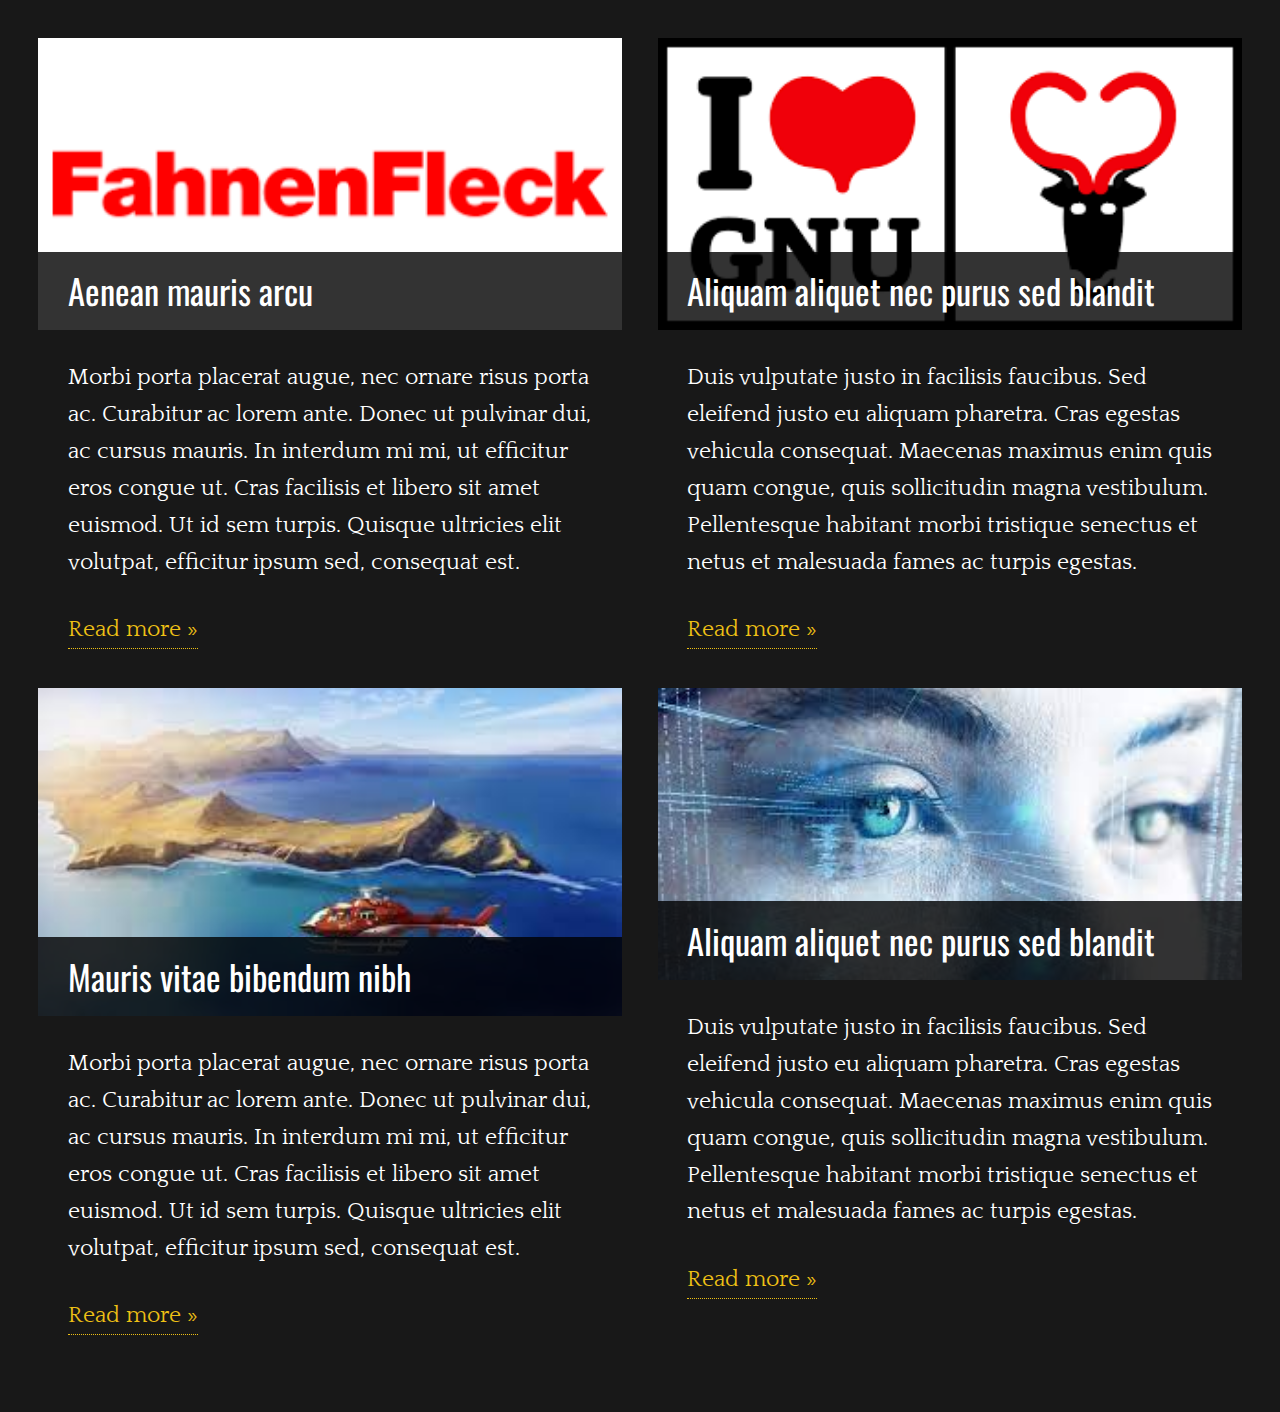
<file: before/index.html>
<!DOCTYPE HTML>
<html lang="hu">
<head>
    <meta charset="utf-8">
    <meta http-equiv="x-ua-compatible" content="ie=edge">
    <meta name="viewport" content="width=device-width">
    <title>Tutorial</title>
    <link href="https://fonts.googleapis.com/css?family=Oswald" rel="stylesheet">
    <link href="https://fonts.googleapis.com/css?family=Quattrocento" rel="stylesheet">
    <link href="style.css" rel="stylesheet">
</head>
<body>
    <div class="wrapper">
        <div class="col">
            <div class="box">
                <div class="image">
                    <img src="1.png" alt="">
                    <div class="title">Aenean mauris arcu</div>
                </div>
                <div class="box-content">
                    <p>Morbi porta placerat augue, nec ornare risus porta ac. Curabitur ac lorem ante. Donec ut pulvinar dui, ac cursus mauris. In interdum mi mi, ut efficitur eros congue ut. Cras facilisis et libero sit amet euismod. Ut id sem turpis. Quisque ultricies elit volutpat, efficitur ipsum sed, consequat est.</p>
                    <a href="">Read more »</a>
                </div>
            </div>
            <div class="box">
                <div class="image">
                    <img src="2.jpg" alt="">
                    <div class="title">Mauris vitae bibendum nibh</div>
                </div>
                <div class="box-content">
                    <p>Morbi porta placerat augue, nec ornare risus porta ac. Curabitur ac lorem ante. Donec ut pulvinar dui, ac cursus mauris. In interdum mi mi, ut efficitur eros congue ut. Cras facilisis et libero sit amet euismod. Ut id sem turpis. Quisque ultricies elit volutpat, efficitur ipsum sed, consequat est.</p>
                    <a href="">Read more »</a>
                </div>
            </div>
        </div>
        <div class="col">
            <div class="box">
                <div class="image">
                    <img src="3.png" alt="">
                    <div class="title">Aliquam aliquet nec purus sed blandit</div>
                </div>
                <div class="box-content">
                    <p>Duis vulputate justo in facilisis faucibus. Sed eleifend justo eu aliquam pharetra. Cras egestas vehicula consequat. Maecenas maximus enim quis quam congue, quis sollicitudin magna vestibulum. Pellentesque habitant morbi tristique senectus et netus et malesuada fames ac turpis egestas.</p>
                    <a href="">Read more »</a>
                </div>
            </div>
            <div class="box">
                <div class="image">
                    <img src="4.jpg" alt="">
                    <div class="title">Aliquam aliquet nec purus sed blandit</div>
                </div>
                <div class="box-content">
                    <p>Duis vulputate justo in facilisis faucibus. Sed eleifend justo eu aliquam pharetra. Cras egestas vehicula consequat. Maecenas maximus enim quis quam congue, quis sollicitudin magna vestibulum. Pellentesque habitant morbi tristique senectus et netus et malesuada fames ac turpis egestas.</p>
                    <a href="">Read more »</a>
                </div>
            </div>
        </div>
    </div>
</body>
</html>
</file>
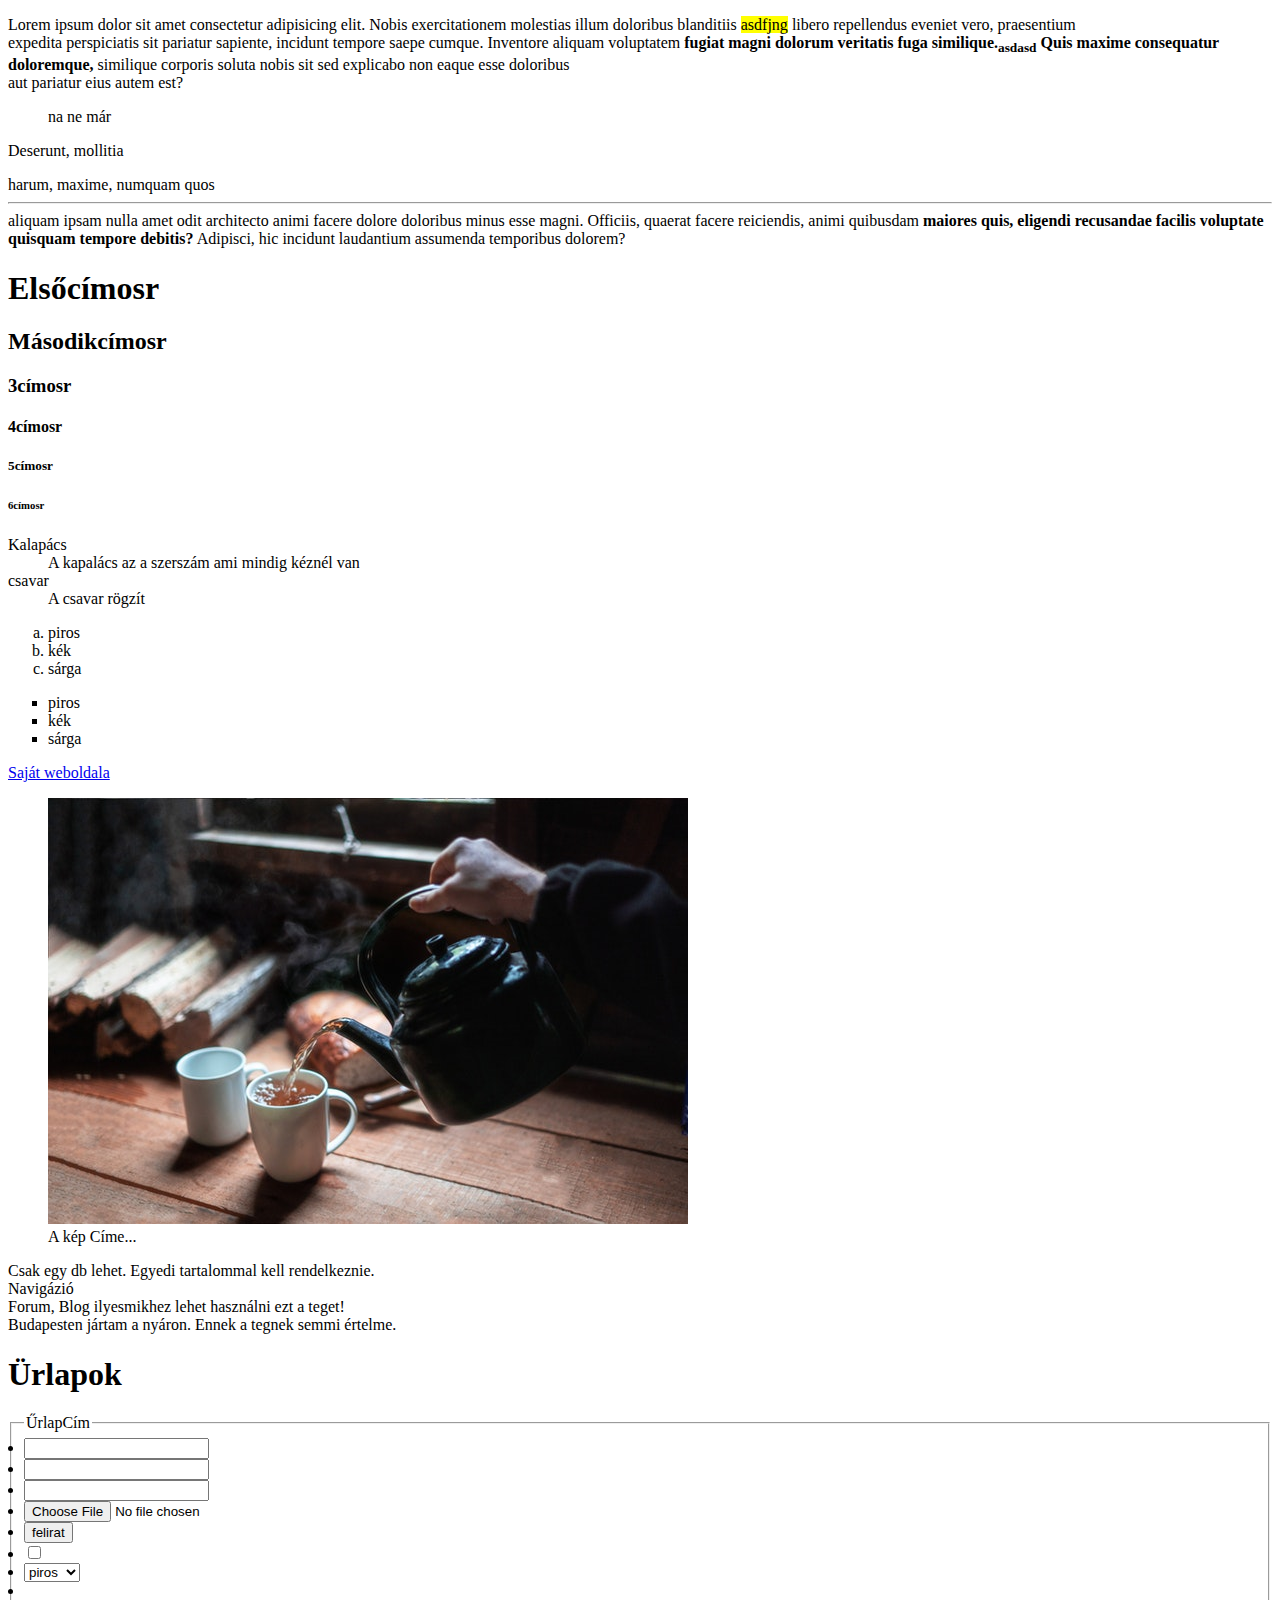
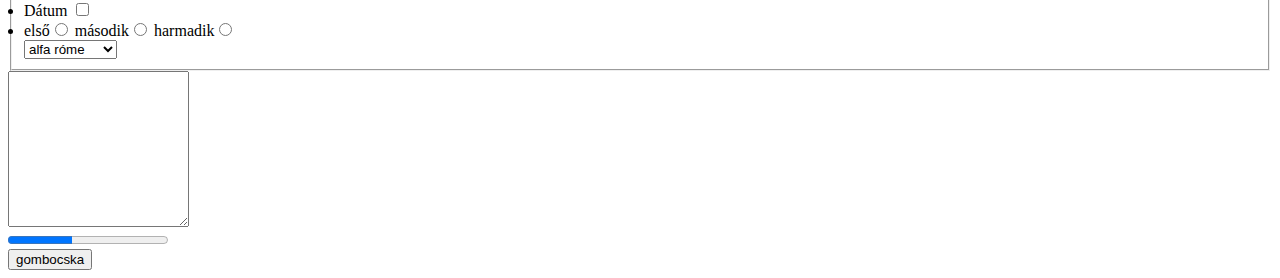
<file: Section 1/index.HTML>
<!DOCTYPE html>
<html lang="en">
<head>
    <meta charset="UTF-8">
    <meta http-equiv="X-UA-Compatible" content="IE=edge">
    <meta name="viewport" content="width=device-width, initial-scale=1.0">
    <title>Első weboldalam</title>
</head>
<body>
    <p>
    Lorem ipsum dolor sit amet consectetur adipisicing elit. Nobis exercitationem molestias illum doloribus blanditiis <mark>asdfjng</mark> libero repellendus eveniet vero, praesentium <br> expedita perspiciatis sit pariatur sapiente, incidunt tempore saepe cumque. Inventore aliquam voluptatem <b>fugiat magni dolorum veritatis fuga similique.<sub>asdasd</sub> Quis maxime consequatur doloremque,</b> similique corporis soluta nobis sit sed explicabo non eaque esse doloribus<br> aut pariatur eius autem est?<blockquote cite="http://google.co.hu">na ne már</blockquote> Deserunt, mollitia</p> harum, maxime, numquam quos 
    <hr>
    aliquam ipsam nulla amet odit architecto animi facere dolore doloribus minus esse magni. Officiis, quaerat facere reiciendis, animi quibusdam <strong> maiores quis, eligendi recusandae facilis voluptate quisquam tempore debitis?</strong> Adipisci, hic incidunt laudantium assumenda temporibus dolorem?
    <h1>Elsőcímosr</h1>
    <h2>Másodikcímosr</h2>
    <h3>3címosr</h3>
    <h4>4címosr</h4>
    <h5>5címosr</h5>
    <h6>6címosr</h6>

    <dl>
        <dt>Kalapács</dt>
        <dd>A kapalács az a szerszám ami mindig kéznél van</dd>
        <dt>csavar</dt>
        <dd>A csavar rögzít</dd>
    </dl>
    
    <ol type="a">
        <li>piros</li>
        <li>kék</li>
        <li>sárga</li>
    </ol>

    <ul type="square">
        <li>piros</li>
        <li>kék</li>
        <li>sárga</li>
    </ul>

    <a href="https://cyrex.hu" target="_black">Saját weboldala</a>
<figure>


    <img src="pics/image.jpg" alt="Teázás">
    <figcaption> A kép Címe...</figcaption>
</figure>


<main>
    Csak egy db lehet.
    Egyedi tartalommal kell rendelkeznie.
</main>

<nav>
    Navigázió
</nav>

<article>
    Forum, Blog ilyesmikhez lehet használni ezt a teget!
</article>

<aside>
    Budapesten jártam a nyáron. Ennek a tegnek semmi értelme.
</aside>

<footer>
    <header>
    </header>
</footer>

<div></div>

<h1>Ürlapok</h1>

<form method="POST" action="">

    <fieldset>
        <legend>ŰrlapCím</legend>
        <li>
        <input type="text">
        </li>
        <li>
        <input type="email">
        </li><li>
        <input type="password"></li>
        <li>
        <input type="file"></li>
        <li>
        <input type="submit" value="felirat">
        </li>

    <li>
        <input type="checkbox">
    </li>
        <li>
        <select name="" id="">
            <option value="">piros</option>
            <option value="">kék</option>
            <option value="">sárga</option>
        </select>
    </li>
    <li>
        <li>
            <label for="date">Dátum</label>
            <input type="checkbox" id="date">
        </li>

        <li>
            első<input type="radio" name="valasz" value="elso">
            második<input type="radio" name="valasz">
            harmadik<input type="radio" name="valasz">
        </li>
        <select name="" id="">
        <optgroup label="Olazs autók">
            <option value="">alfa róme</option>
            <option value="">Fiat</option>
        </optgroup>
     </select>
    </li>
    </fieldset>

    <textarea name="" id="" cols="20" rows="10"></textarea>

    <li>
        <progress value="40" max="100"></progress>
    </li>
    <li>
        <button type="submit">gombocska</button>
    </li>

</form>

</body>

</html>
</file>
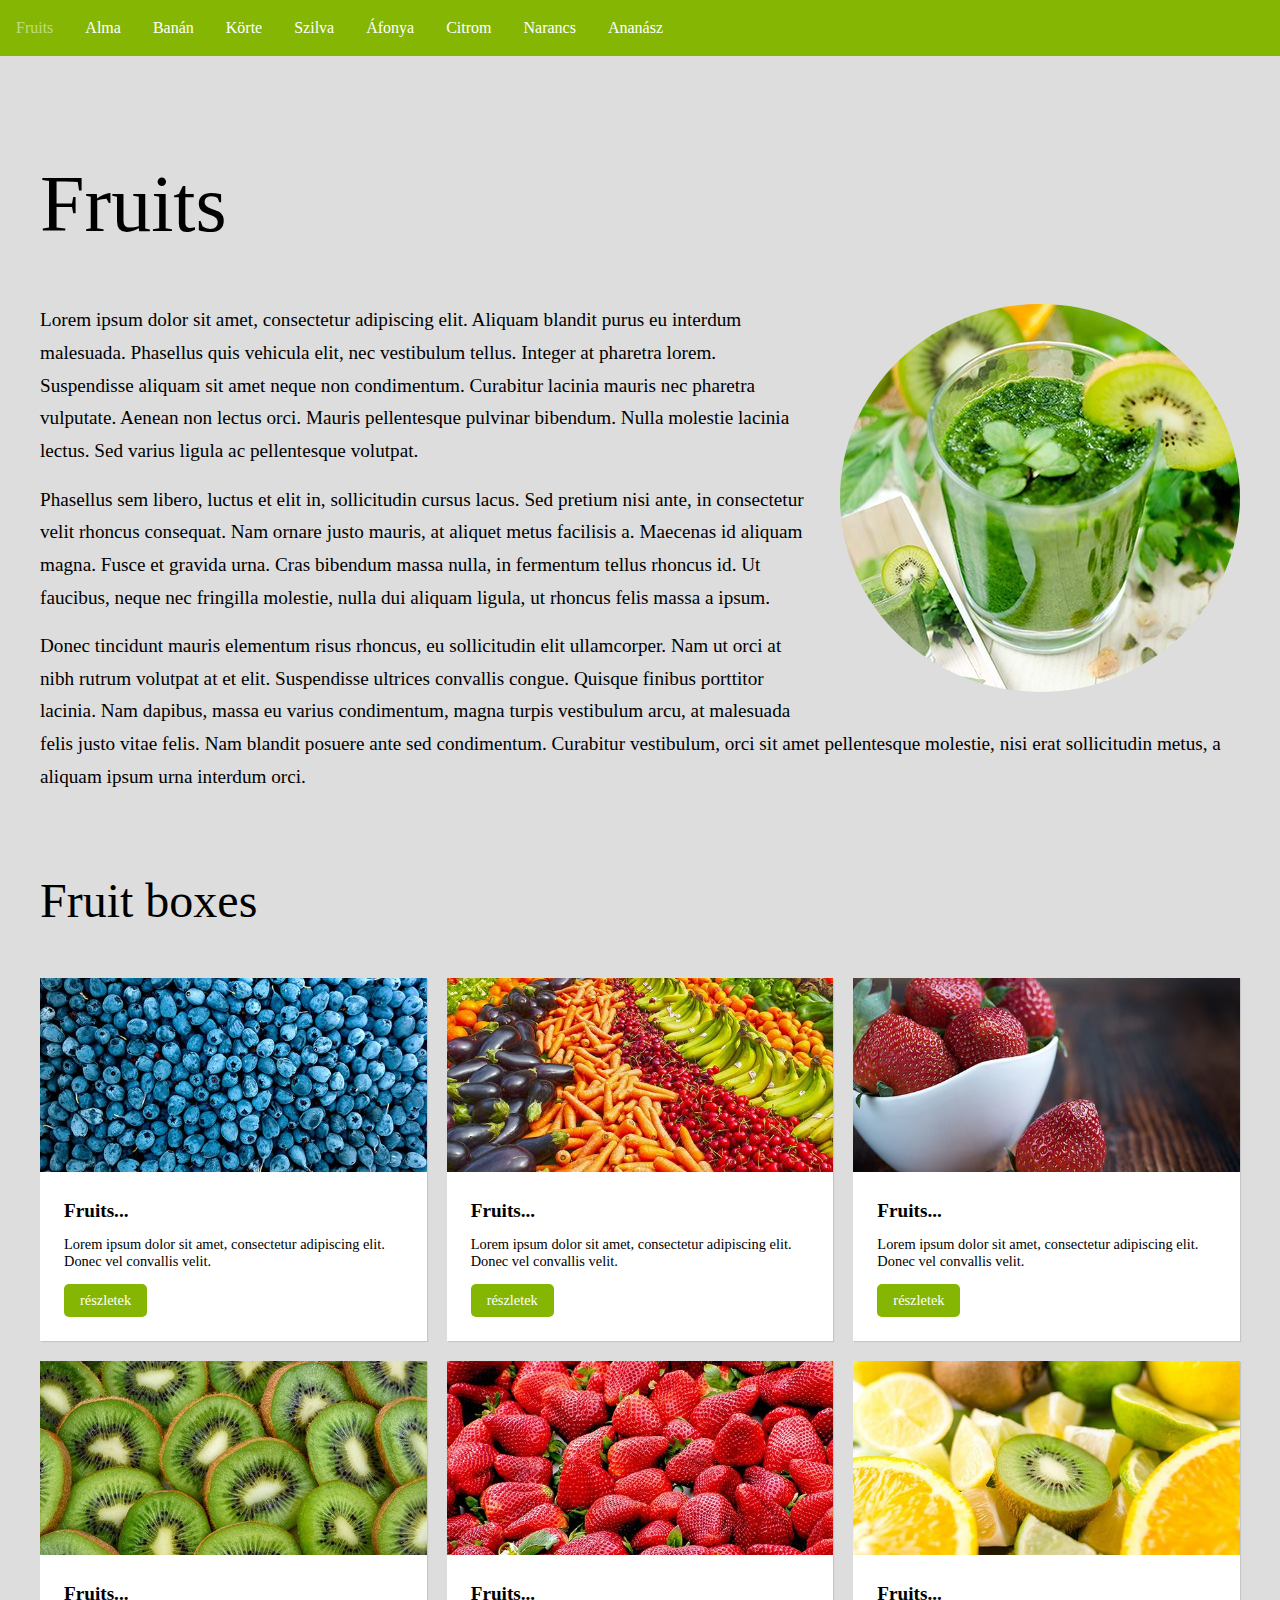
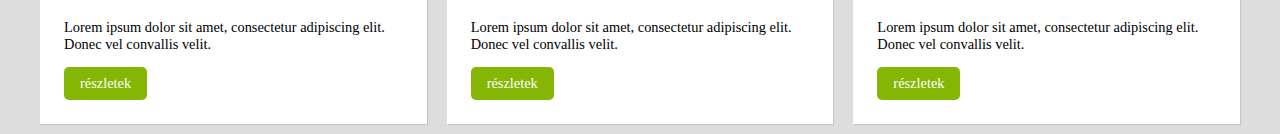
<file: Section 10/index.html>
<!doctype html>
<html lang="en">
<head>
	<title>10. Media query</title>
	<meta charset="UTF-8">
	<meta name="viewport" content="width=device-width, initial-scale=1.0">
	<link rel="stylesheet" type="text/css" href="css/style.css">
	<link rel="icon" type="image/png" href="pics/favicon.png">
</head>
<body>

<nav>
	<label for="mobile-menu" class="mobile-menu-button">
		<span></span>
		<span></span>
		<span></span>
	</label>
	<input type="checkbox" id="mobile-menu">
	<ul class="navigation">
		<li>Fruits</li>
		<li><a href="">Alma</a></li>
		<li><a href="">Banán</a></li>
		<li><a href="">Körte</a></li>
		<li><a href="">Szilva</a></li>
		<li><a href="">Áfonya</a></li>
		<li><a href="">Citrom</a></li>
		<li><a href="">Narancs</a></li>
		<li><a href="">Ananász</a></li>
	</ul>
</nav>


<div class="wrapper">
	
	<div class="intro">
		<h1>Fruits</h1>
		<img src="pics/intro.jpg" alt="">
		<p>Lorem ipsum dolor sit amet, consectetur adipiscing elit. Aliquam blandit purus eu interdum malesuada. Phasellus quis vehicula elit, nec vestibulum tellus. Integer at pharetra lorem. Suspendisse aliquam sit amet neque non condimentum. Curabitur lacinia mauris nec pharetra vulputate. Aenean non lectus orci. Mauris pellentesque pulvinar bibendum. Nulla molestie lacinia lectus. Sed varius ligula ac pellentesque volutpat.</p>
		<p>Phasellus sem libero, luctus et elit in, sollicitudin cursus lacus. Sed pretium nisi ante, in consectetur velit rhoncus consequat. Nam ornare justo mauris, at aliquet metus facilisis a. Maecenas id aliquam magna. Fusce et gravida urna. Cras bibendum massa nulla, in fermentum tellus rhoncus id. Ut faucibus, neque nec fringilla molestie, nulla dui aliquam ligula, ut rhoncus felis massa a ipsum.</p>
		<p>Donec tincidunt mauris elementum risus rhoncus, eu sollicitudin elit ullamcorper. Nam ut orci at nibh rutrum volutpat at et elit. Suspendisse ultrices convallis congue. Quisque finibus porttitor lacinia. Nam dapibus, massa eu varius condimentum, magna turpis vestibulum arcu, at malesuada felis justo vitae felis. Nam blandit posuere ante sed condimentum. Curabitur vestibulum, orci sit amet pellentesque molestie, nisi erat sollicitudin metus, a aliquam ipsum urna interdum orci.</p>
	</div>

	<h2>Fruit boxes</h2>
	<div class="box-wrapper">
		<div class="box">
			<img src="pics/image1.jpg" alt="">
			<div class="box-content">
				<h3>Fruits...</h3>
				<p>Lorem ipsum dolor sit amet, consectetur adipiscing elit. Donec vel convallis velit.</p>
				<a class="btn" href="">részletek</a>
			</div>
		</div>
		<div class="box">
			<img src="pics/image2.jpg" alt="">
			<div class="box-content">
				<h3>Fruits...</h3>
				<p>Lorem ipsum dolor sit amet, consectetur adipiscing elit. Donec vel convallis velit.</p>
				<a class="btn" href="">részletek</a>
			</div>
		</div>
		<div class="box">
			<img src="pics/image3.jpg" alt="">
			<div class="box-content">
				<h3>Fruits...</h3>
				<p>Lorem ipsum dolor sit amet, consectetur adipiscing elit. Donec vel convallis velit.</p>
				<a class="btn" href="">részletek</a>
			</div>
		</div>
		<div class="box">
			<img src="pics/image4.jpg" alt="">
			<div class="box-content">
				<h3>Fruits...</h3>
				<p>Lorem ipsum dolor sit amet, consectetur adipiscing elit. Donec vel convallis velit.</p>
				<a class="btn" href="">részletek</a>
			</div>
		</div>
		<div class="box">
			<img src="pics/image5.jpg" alt="">
			<div class="box-content">
				<h3>Fruits...</h3>
				<p>Lorem ipsum dolor sit amet, consectetur adipiscing elit. Donec vel convallis velit.</p>
				<a class="btn" href="">részletek</a>
			</div>
		</div>
		<div class="box">
			<img src="pics/image6.jpg" alt="">
			<div class="box-content">
				<h3>Fruits...</h3>
				<p>Lorem ipsum dolor sit amet, consectetur adipiscing elit. Donec vel convallis velit.</p>
				<a class="btn" href="">részletek</a>
			</div>
		</div>
	</div>


</div>

</body>
</html>
</file>
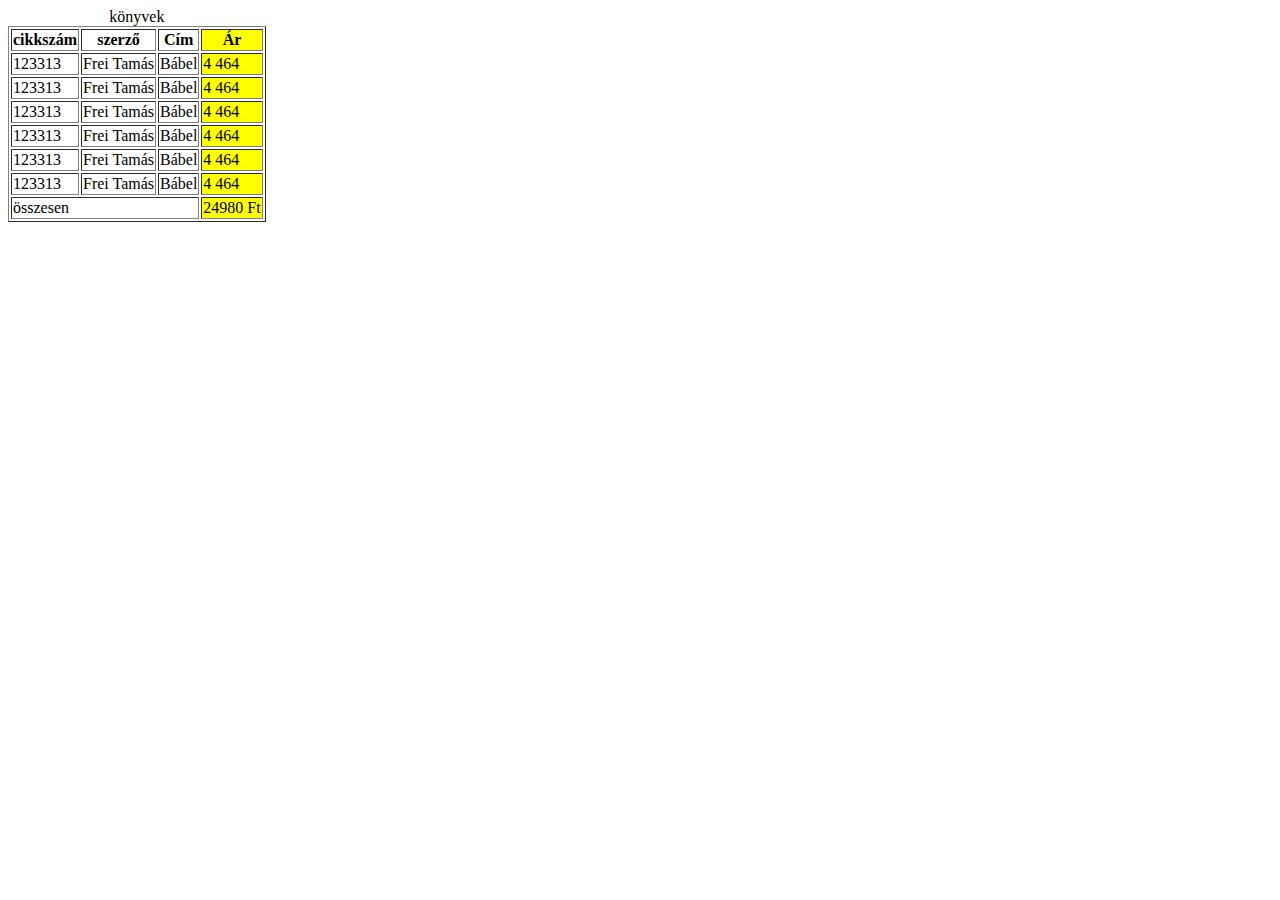
<file: Section 2/index.html>
<!DOCTYPE html>
<html lang="en">
<head>
    <meta charset="UTF-8">
    <meta http-equiv="X-UA-Compatible" content="IE=edge">
    <meta name="viewport" content="width=device-width, initial-scale=1.0">
    <title>Document</title>
</head>
<body>
    
   <table border="1">
       <caption>könyvek</caption>
       <colgroup>
        <col>
        <col>
        <col>
        <col style="background-color: yellow">
    </colgroup>
       <thead></thead>
       <tr>
           <th>cikkszám</th>
           <th>szerző</th>
           <th>Cím</th>
           <th>Ár</th>
       </tr>
    </thead>
    <tbody>
        <tr>
           <td> 123313</td>
           <td> Frei Tamás </td>
          <td> Bábel</td>
           <td> 4 464</td>
        </tr>
        <tr>
            <td> 123313</td>
            <td> Frei Tamás </td>
           <td> Bábel</td>
            <td> 4 464</td>
         </tr>
         <tr>
            <td> 123313</td>
            <td> Frei Tamás </td>
           <td> Bábel</td>
            <td> 4 464</td>
         </tr>
         <tr>
            <td> 123313</td>
            <td> Frei Tamás </td>
           <td> Bábel</td>
            <td> 4 464</td>
         </tr>
         <tr>
            <td> 123313</td>
            <td> Frei Tamás </td>
           <td> Bábel</td>
            <td> 4 464</td>
         </tr>
         <tr>
            <td> 123313</td>
            <td> Frei Tamás </td>
           <td> Bábel</td>
            <td> 4 464</td>
         </tr>
    </tbody>
    <tfoot>
        <tr>
            <td colspan="3">összesen</td>
            <td>24980 Ft</td>
        </tr>
    </tfoot>
   </table> 

</body>
</html>
</file>
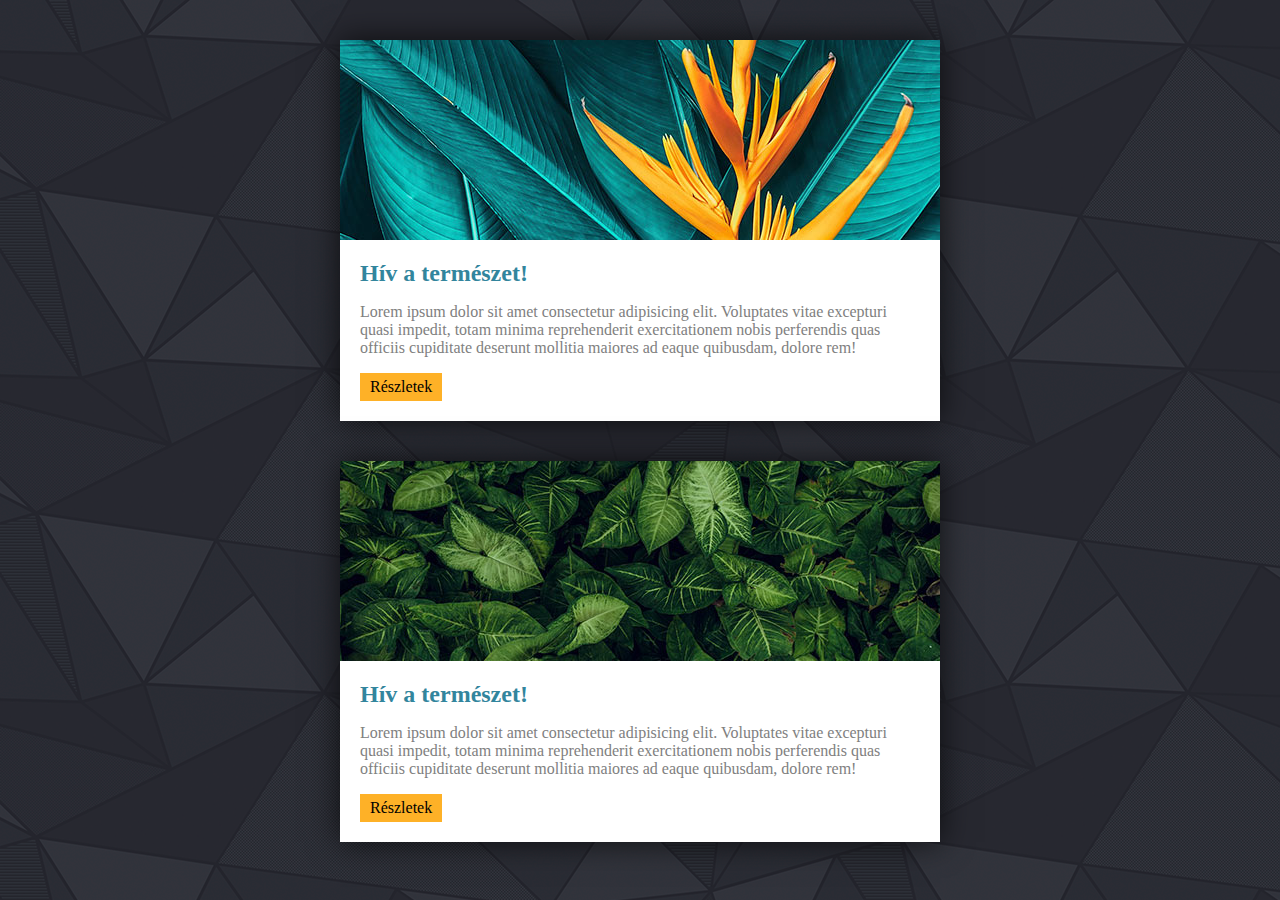
<file: Section 3&4/index.html>
<!DOCTYPE html>
<html lang="en">
<head>
    <meta charset="UTF-8">
    <meta http-equiv="X-UA-Compatible" content="IE=edge">
    <meta name="viewport" content="width=device-width, initial-scale=1.0">
    <link rel="stylesheet" href="css/style.css">
    <link rel="icon" type="image/png" href="pics/favicon.png">
    <title>Document</title>
</head>
<body>
    <div class="box">
        <div class="header-image"></div>
        <div class="box-content">
            <h2>Hív a természet!</h2>
       <p> Lorem ipsum dolor sit amet consectetur adipisicing elit. Voluptates vitae excepturi quasi impedit, totam minima reprehenderit exercitationem nobis perferendis quas officiis cupiditate deserunt mollitia maiores ad eaque quibusdam, dolore rem!</p>
       <p class="details"> <a href="">Részletek</a> </p>
    </div>
    </div>
    <div class="box box-2">
        <div class="header-image"></div>
        <div class="box-content">
            <h2>Hív a természet!</h2>
       <p> Lorem ipsum dolor sit amet consectetur adipisicing elit. Voluptates vitae excepturi quasi impedit, totam minima reprehenderit exercitationem nobis perferendis quas officiis cupiditate deserunt mollitia maiores ad eaque quibusdam, dolore rem!</p>
       <p class="details"> <a href="">Részletek</a> </p>
    </div>
    </div>
</body>
</html>
</file>
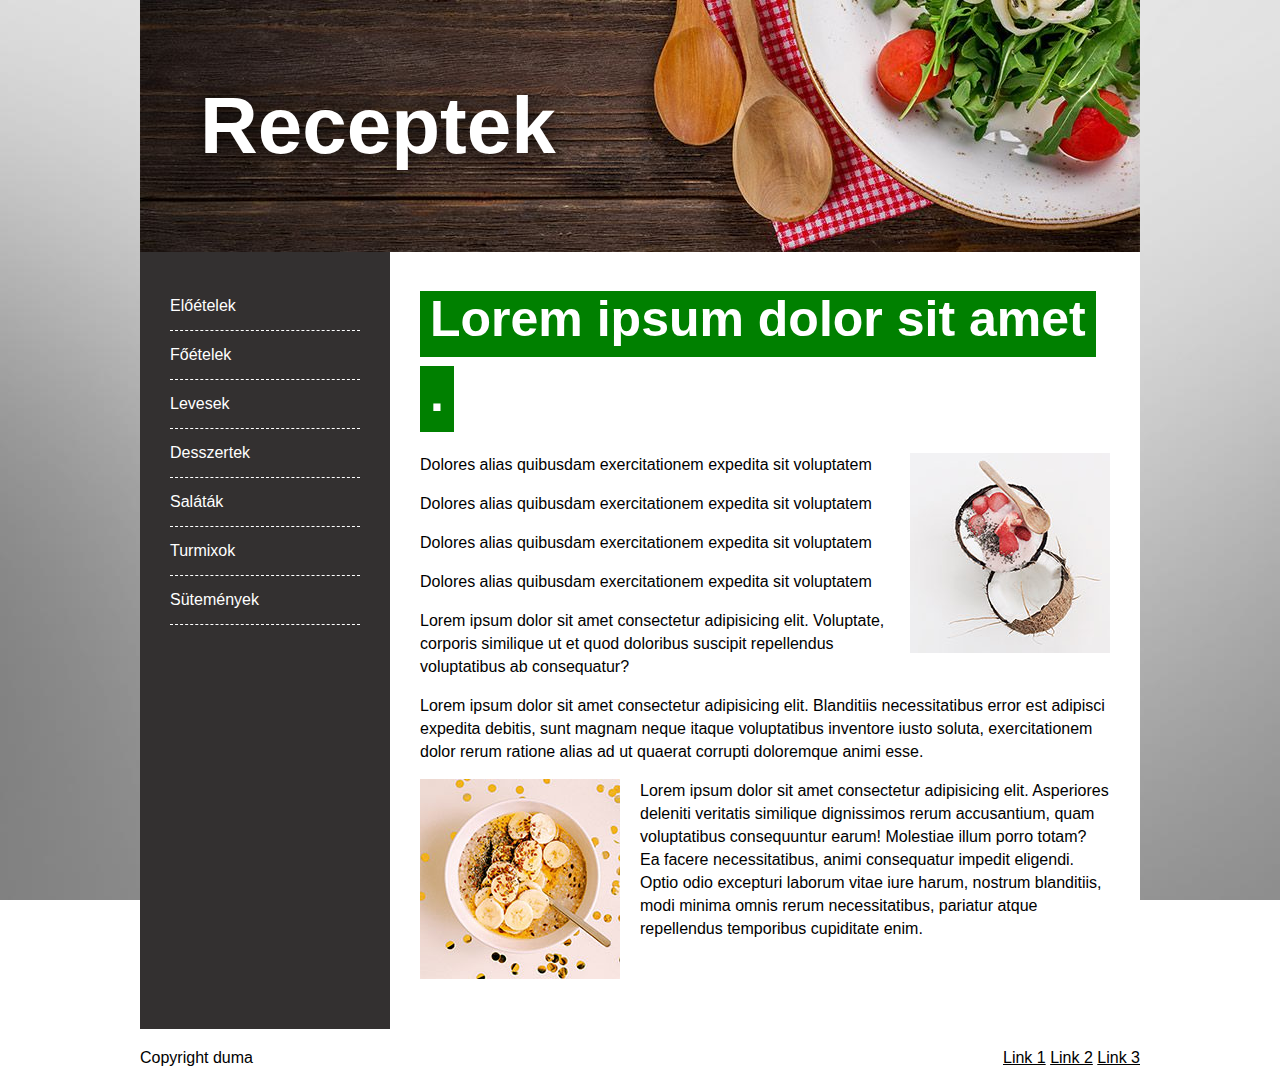
<file: Section 5/index.html>
<!DOCTYPE html>
<html lang="en">
<head>
    <meta charset="UTF-8">
    <meta http-equiv="X-UA-Compatible" content="IE=edge">
    <meta name="viewport" content="width=device-width, initial-scale=1.0">
    <link rel="stylesheet" href="css/style.css">
    <title>Floating</title>
</head>
<body>
    <div class="wrapper">
    <header>
        Receptek
    </header>

    <div class="content">
        <nav><ul>
            <li> <a href="">Előételek</a></li>
            <li> <a href="">Főételek</a></li>
            <li> <a href="">Levesek</a></li>
            <li> <a href="">Desszertek</a></li>
            <li> <a href="">Saláták</a></li>
            <li> <a href="">Turmixok</a></li>
            <li> <a href="">Sütemények</a></li>
        </ul></nav>
        <main>
            <h1><span>Lorem ipsum dolor sit amet .</span></h1>
            <img src="pics/kaja.jpg" alt="Kaja" class="float-right">
            <p>Dolores alias quibusdam exercitationem expedita sit voluptatem </p>
            <p>Dolores alias quibusdam exercitationem expedita sit voluptatem </p>
            <p>Dolores alias quibusdam exercitationem expedita sit voluptatem </p>
            <p>Dolores alias quibusdam exercitationem expedita sit voluptatem </p>

            <p>Lorem ipsum dolor sit amet consectetur adipisicing elit. Voluptate, corporis similique ut et quod doloribus suscipit repellendus voluptatibus ab consequatur?</p>
            <p>Lorem ipsum dolor sit amet consectetur adipisicing elit. Blanditiis necessitatibus error est adipisci expedita debitis, sunt magnam neque itaque voluptatibus inventore iusto soluta, exercitationem dolor rerum ratione alias ad ut quaerat corrupti doloremque animi esse.</p>
            <img src="pics/kaja2.jpg" alt="Kaja" class="float-left">
            <p>Lorem ipsum dolor sit amet consectetur adipisicing elit. Asperiores deleniti veritatis similique dignissimos rerum accusantium, quam voluptatibus consequuntur earum! Molestiae illum porro totam? Ea facere necessitatibus, animi consequatur impedit eligendi. Optio odio excepturi laborum vitae iure harum, nostrum blanditiis, modi minima omnis rerum necessitatibus, pariatur atque repellendus temporibus cupiditate enim.</p>
            
        </main>
    </div>
    <footer>
        <div class="left">Copyright duma</div>
        <div class="right">
            <a href="">Link 1</a>
            <a href="">Link 2</a>
            <a href="">Link 3</a>
        </div>
    </footer>
</div>
</body>
</html>
</file>
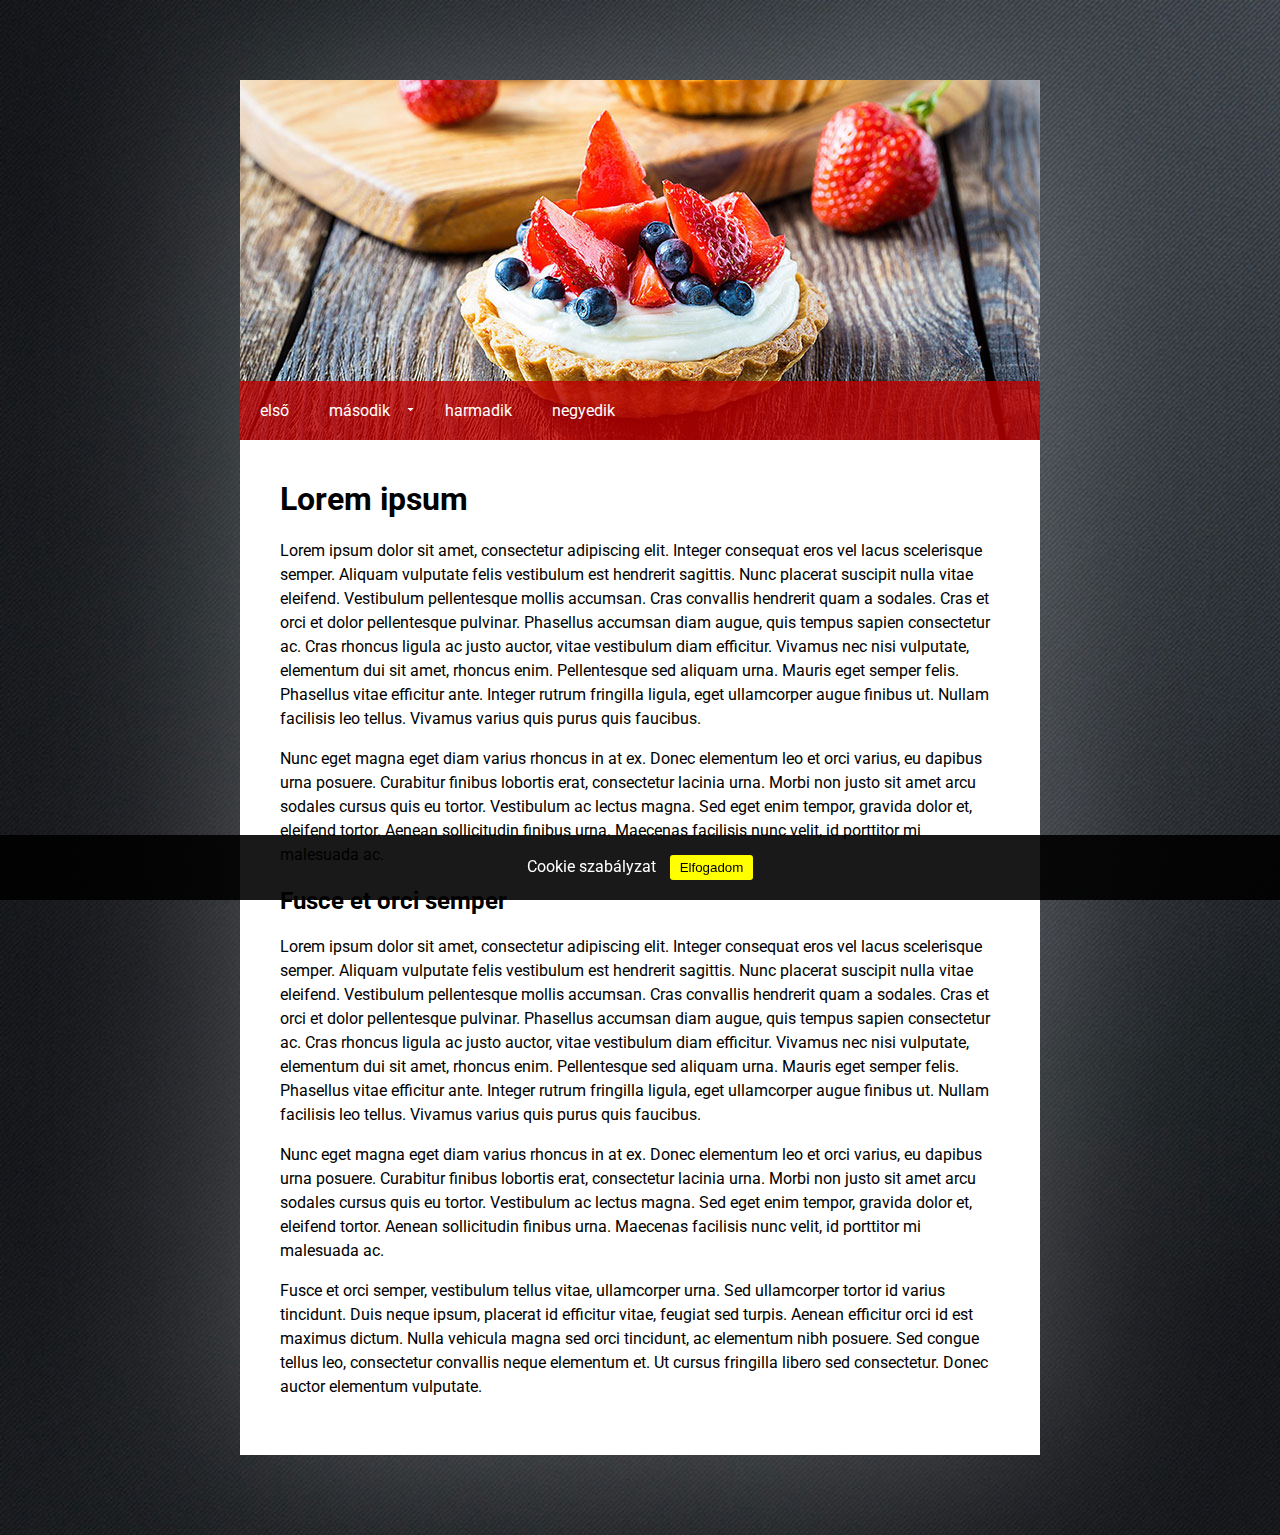
<file: Section 6/index.html>
<!doctype html>
<html lang="hu">
<head>
	<title>6. Position</title>
	<meta charset="utf-8">
	<meta name="viewport" content="width=device-width, initial-scale=1">
	<link rel="stylesheet" href="css/style.css" media="all">
	<link rel="icon" type="image/png" href="pics/favicon.png">
</head>
<body>


<div class="wrapper">
	<header>
		<nav>
			<ul>
				<li><a href="">első</a></li>
				<li class="has-submenu">
					<a href="">második</a>
					<ul class="submenu">
						<li><a href="">első almenüpont</a></li>
						<li><a href="">második almenüpont</a></li>
						<li><a href="">harmadik almenüpont</a></li>
					</ul>
				</li>
				<li><a href="">harmadik</a></li>
				<li><a href="">negyedik</a></li>
			</ul>
		</nav>
	</header>
	<main>
		<h1>Lorem ipsum</h1>
		<p>Lorem ipsum dolor sit amet, consectetur adipiscing elit. Integer consequat eros vel lacus scelerisque semper. Aliquam vulputate felis vestibulum est hendrerit sagittis. Nunc placerat suscipit nulla vitae eleifend. Vestibulum pellentesque mollis accumsan. Cras convallis hendrerit quam a sodales. Cras et orci et dolor pellentesque pulvinar. Phasellus accumsan diam augue, quis tempus sapien consectetur ac. Cras rhoncus ligula ac justo auctor, vitae vestibulum diam efficitur. Vivamus nec nisi vulputate, elementum dui sit amet, rhoncus enim. Pellentesque sed aliquam urna. Mauris eget semper felis. Phasellus vitae efficitur ante. Integer rutrum fringilla ligula, eget ullamcorper augue finibus ut. Nullam facilisis leo tellus. Vivamus varius quis purus quis faucibus.</p>
		<p>Nunc eget magna eget diam varius rhoncus in at ex. Donec elementum leo et orci varius, eu dapibus urna posuere. Curabitur finibus lobortis erat, consectetur lacinia urna. Morbi non justo sit amet arcu sodales cursus quis eu tortor. Vestibulum ac lectus magna. Sed eget enim tempor, gravida dolor et, eleifend tortor. Aenean sollicitudin finibus urna. Maecenas facilisis nunc velit, id porttitor mi malesuada ac.</p>
		<h2>Fusce et orci semper</h2>
		<p>Lorem ipsum dolor sit amet, consectetur adipiscing elit. Integer consequat eros vel lacus scelerisque semper. Aliquam vulputate felis vestibulum est hendrerit sagittis. Nunc placerat suscipit nulla vitae eleifend. Vestibulum pellentesque mollis accumsan. Cras convallis hendrerit quam a sodales. Cras et orci et dolor pellentesque pulvinar. Phasellus accumsan diam augue, quis tempus sapien consectetur ac. Cras rhoncus ligula ac justo auctor, vitae vestibulum diam efficitur. Vivamus nec nisi vulputate, elementum dui sit amet, rhoncus enim. Pellentesque sed aliquam urna. Mauris eget semper felis. Phasellus vitae efficitur ante. Integer rutrum fringilla ligula, eget ullamcorper augue finibus ut. Nullam facilisis leo tellus. Vivamus varius quis purus quis faucibus.</p>
		<p>Nunc eget magna eget diam varius rhoncus in at ex. Donec elementum leo et orci varius, eu dapibus urna posuere. Curabitur finibus lobortis erat, consectetur lacinia urna. Morbi non justo sit amet arcu sodales cursus quis eu tortor. Vestibulum ac lectus magna. Sed eget enim tempor, gravida dolor et, eleifend tortor. Aenean sollicitudin finibus urna. Maecenas facilisis nunc velit, id porttitor mi malesuada ac.</p>
		<p>Fusce et orci semper, vestibulum tellus vitae, ullamcorper urna. Sed ullamcorper tortor id varius tincidunt. Duis neque ipsum, placerat id efficitur vitae, feugiat sed turpis. Aenean efficitur orci id est maximus dictum. Nulla vehicula magna sed orci tincidunt, ac elementum nibh posuere. Sed congue tellus leo, consectetur convallis neque elementum et. Ut cursus fringilla libero sed consectetur. Donec auctor elementum vulputate.</p>
	</main>
</div>


<div class="cookie-accept">
	Cookie szabályzat
	<button>Elfogadom</button>
</div>

</body>
</html>
</file>
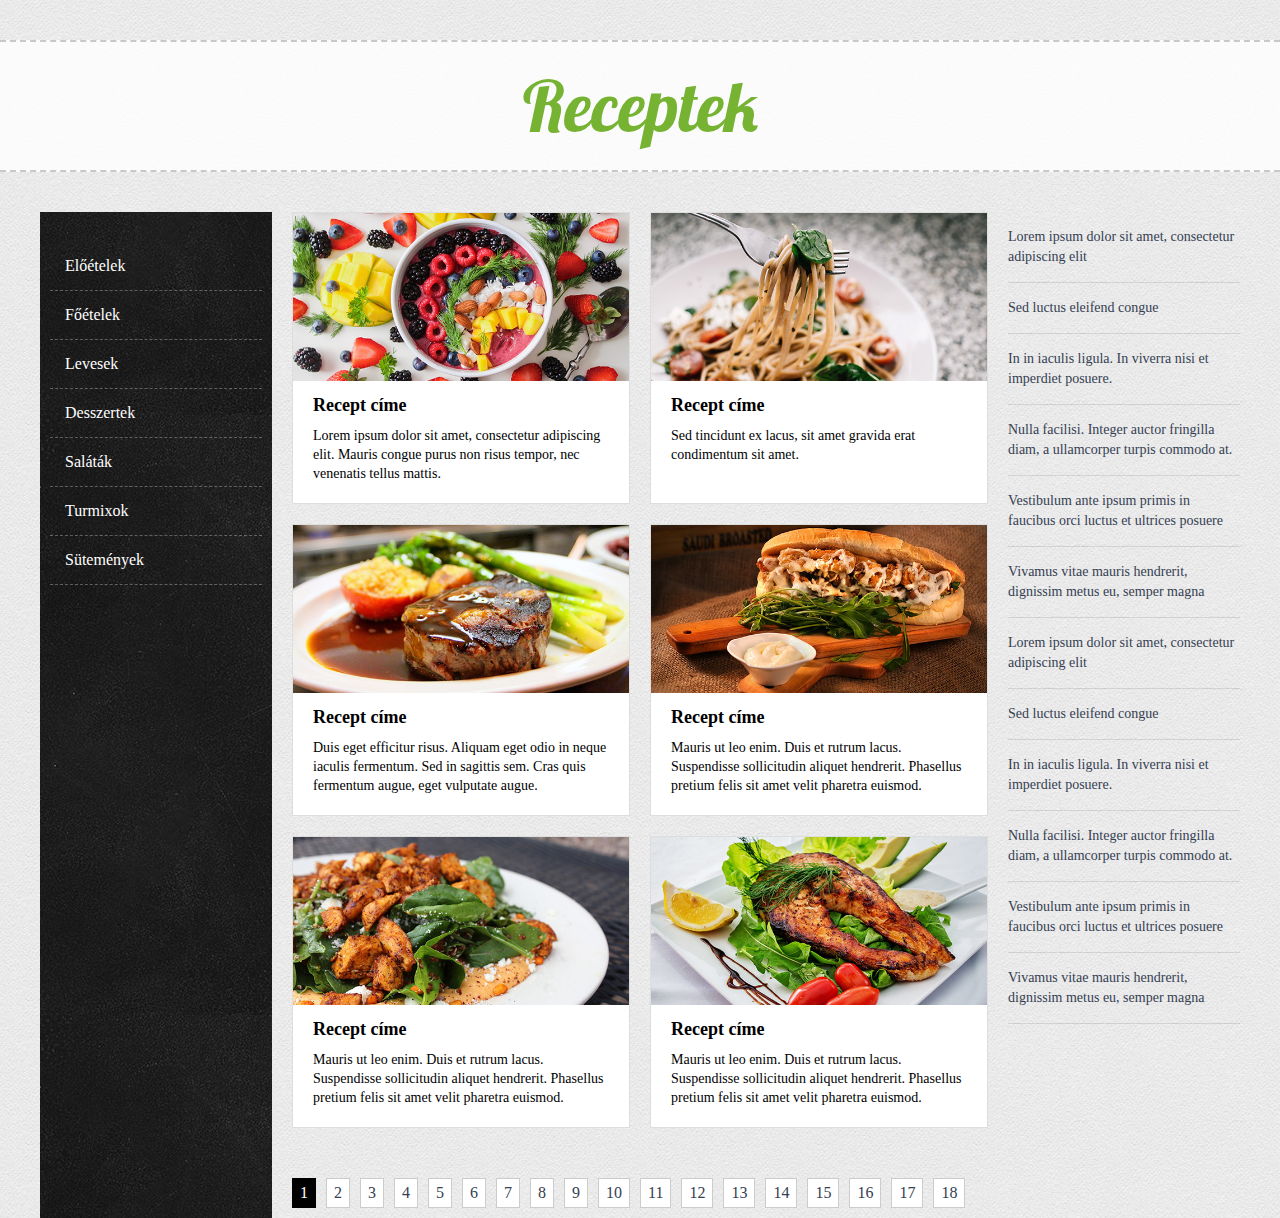
<file: Section 7/index.html>
<!doctype html>
<html lang="hu">
<head>
	<title>7. Flexbox</title>
	<meta charset="utf-8">
	<meta name="viewport" content="width=device-width, initial-scale=1">
	<link rel="stylesheet" href="css/style.css" media="all">
	<link rel="icon" type="image/png" href="pics/favicon.png">
</head>
<body>


<header>
	Receptek
</header>


<div class="wrapper">
	
	
	<div class="content">
		
		
		<nav>
			<ul>
				<li><a href="">Előételek</a></li>
				<li><a href="">Főételek</a></li>
				<li><a href="">Levesek</a></li>
				<li><a href="">Desszertek</a></li>
				<li><a href="">Saláták</a></li>
				<li><a href="">Turmixok</a></li>
				<li><a href="">Sütemények</a></li>
			</ul>
		</nav>


		
		<main>
			
			<div class="recipes">
				
				<div class="recipe-box">
					<img src="pics/image-1.jpg" alt="">
					<h2>Recept címe</h2>
					<p>Lorem ipsum dolor sit amet, consectetur adipiscing elit. Mauris congue purus non risus tempor, nec venenatis tellus mattis.</p>
				</div>
				<div class="recipe-box">
					<img src="pics/image-2.jpg" alt="">
					<h2>Recept címe</h2>
					<p>Sed tincidunt ex lacus, sit amet gravida erat condimentum sit amet.</p>
				</div>
				<div class="recipe-box">
					<img src="pics/image-3.jpg" alt="">
					<h2>Recept címe</h2>
					<p>Duis eget efficitur risus. Aliquam eget odio in neque iaculis fermentum. Sed in sagittis sem. Cras quis fermentum augue, eget vulputate augue.</p>
				</div>
				<div class="recipe-box">
					<img src="pics/image-4.jpg" alt="">
					<h2>Recept címe</h2>
					<p>Mauris ut leo enim. Duis et rutrum lacus. Suspendisse sollicitudin aliquet hendrerit. Phasellus pretium felis sit amet velit pharetra euismod.</p>
				</div>
				<div class="recipe-box">
					<img src="pics/image-5.jpg" alt="">
					<h2>Recept címe</h2>
					<p>Mauris ut leo enim. Duis et rutrum lacus. Suspendisse sollicitudin aliquet hendrerit. Phasellus pretium felis sit amet velit pharetra euismod.</p>
				</div>
				<div class="recipe-box">
					<img src="pics/image-6.jpg" alt="">
					<h2>Recept címe</h2>
					<p>Mauris ut leo enim. Duis et rutrum lacus. Suspendisse sollicitudin aliquet hendrerit. Phasellus pretium felis sit amet velit pharetra euismod.</p>
				</div>
			</div>

			
			<div class="pagination">
				
				<span class="page">1</span>
				<a class="page" href="">2</a>
				<a class="page" href="">3</a>
				<a class="page" href="">4</a>
				<a class="page" href="">5</a>
				<a class="page" href="">6</a>
				<a class="page" href="">7</a>
				<a class="page" href="">8</a>
				<a class="page" href="">9</a>
				<a class="page" href="">10</a>
				<a class="page" href="">11</a>
				<a class="page" href="">12</a>
				<a class="page" href="">13</a>
				<a class="page" href="">14</a>
				<a class="page" href="">15</a>
				<a class="page" href="">16</a>
				<a class="page" href="">17</a>
				<a class="page" href="">18</a>
			</div>

		</main>


		
		<aside>
			<ul>
				<li><a href="">Lorem ipsum dolor sit amet, consectetur adipiscing elit</a></li>
				<li><a href="">Sed luctus eleifend congue</a></li>
				<li><a href="">In in iaculis ligula. In viverra nisi et imperdiet posuere.</a></li>
				<li><a href="">Nulla facilisi. Integer auctor fringilla diam, a ullamcorper turpis commodo at.</a></li>
				<li><a href="">Vestibulum ante ipsum primis in faucibus orci luctus et ultrices posuere</a></li>
				<li><a href="">Vivamus vitae mauris hendrerit, dignissim metus eu, semper magna</a></li>
				<li><a href="">Lorem ipsum dolor sit amet, consectetur adipiscing elit</a></li>
				<li><a href="">Sed luctus eleifend congue</a></li>
				<li><a href="">In in iaculis ligula. In viverra nisi et imperdiet posuere.</a></li>
				<li><a href="">Nulla facilisi. Integer auctor fringilla diam, a ullamcorper turpis commodo at.</a></li>
				<li><a href="">Vestibulum ante ipsum primis in faucibus orci luctus et ultrices posuere</a></li>
				<li><a href="">Vivamus vitae mauris hendrerit, dignissim metus eu, semper magna</a></li>
			</ul>
		</aside>

	</div>

</div>


</body>
</html>
</file>
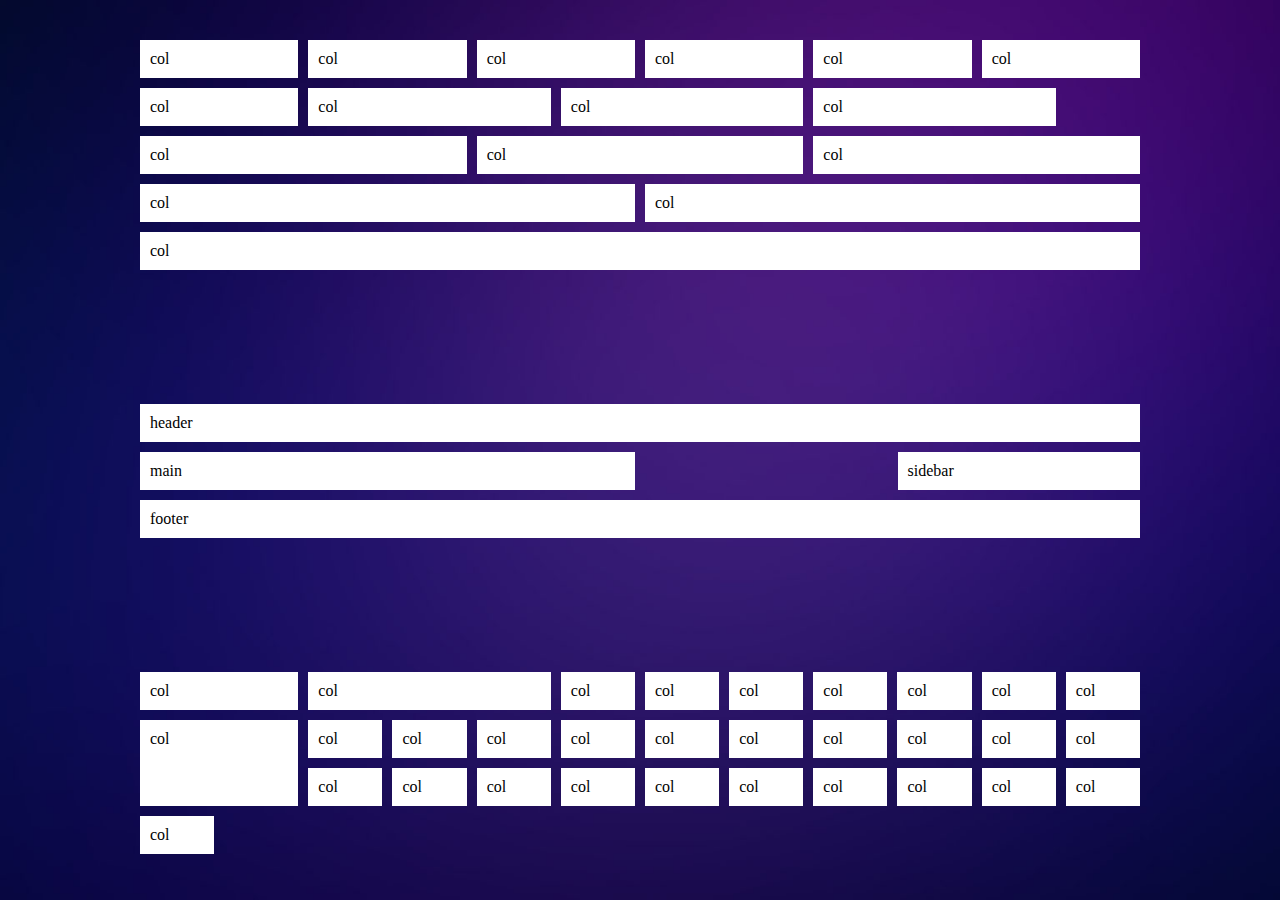
<file: Section 8/index.html>
<!DOCTYPE html>
<html lang="en">
<head>
    <meta charset="UTF-8">
    <meta http-equiv="X-UA-Compatible" content="IE=edge">
    <meta name="viewport" content="width=device-width, initial-scale=1.0">
    <link rel="stylesheet" href="css/style.css" media="all">
    <title>CSS Grid Layout</title>
</head>
<body>
   
    <div class="grid1">
        <div class="col col-2">col</div>
        <div class="col col-2">col</div>
        <div class="col col-2">col</div>
        <div class="col col-2">col</div>
        <div class="col col-2">col</div>
        <div class="col col-2">col</div>
        <div class="col col-2">col</div>

        <div class="col col-3">col</div>
        <div class="col col-3">col</div>
        <div class="col col-3">col</div>

        <div class="col col-4">col</div>
        <div class="col col-4">col</div>
        <div class="col col-4">col</div>

        <div class="col col-6">col</div>
        <div class="col col-6">col</div>

        <div class="col col-12">col</div>
    </div>
    <br><br><br>
    <div class="grid2">
        <div class="col header">header</div>
        <div class="col main">main</div>
        <div class="col footer">footer</div>
        <div class="col sidebar">sidebar</div>     
    </div>
    <br><br><br>
    <div class="grid3">
        <div class="col col1">col</div>
        <div class="col col2">col</div>
        <div class="col col3">col</div>
        <div class="col col4">col</div>  
        <div class="col">col</div>  
        <div class="col">col</div>  
        <div class="col">col</div>  
        <div class="col">col</div>  
        <div class="col">col</div>  
        <div class="col">col</div>  
        <div class="col">col</div>  
        <div class="col">col</div>  
        <div class="col">col</div>  
        <div class="col">col</div>  
        <div class="col">col</div>  
        <div class="col">col</div>  
        <div class="col">col</div>  
        <div class="col">col</div>  
        <div class="col">col</div>  
        <div class="col">col</div>  
        <div class="col">col</div>  
        <div class="col">col</div>  
        <div class="col">col</div>  
        <div class="col">col</div>  
        <div class="col">col</div>  
        <div class="col">col</div>  
        <div class="col">col</div>  
        <div class="col">col</div>  
        <div class="col">col</div>  
        <div class="col">col</div>  
        <div class="col">col</div>  
    </div>
    
</body>
</html>
</file>
<file: before/style.css>
* {
  padding: 0;
  margin: 0;
  border: 0;
  box-sizing: border-box;
}

body {
  font-family: "Quattrocento", serif;
  font-size: 120%;
  background: #181818;
  color: #fff;
  margin: 3%;
}

.box {
  position: relative;
  color: #fff;
  font-size: 120%;
  line-height: 1.6;
  transition: all 0.5s;
}
.box .image {
  position: relative;
}
.box .image img {
  width: 100%;
  display: block;
}
.box .image .title {
  position: absolute;
  bottom: 0;
  left: 0;
  right: 0;
  padding: 2% 5%;
  background: rgba(0, 0, 0, 0.8);
  color: #fff;
  font-size: 150%;
  font-family: "Oswald", sans-serif;
}
.box-content {
  padding: 5%;
}
.box p {
  margin: 0 0 2% 0;
  transition: all 0.5s;
}
.box a {
  color: #eec015;
  text-decoration: none;
  border-bottom: 1px dotted #eec015;
  display: inline-block;
  margin: 10px 0;
  padding: 10px 0 0 0;
}
.box:hover a {
  color: #fff;
  border-color: transparent;
  background: #000;
  padding: 5px 30px;
  transition: all 0.5s;
}
.box:hover a:hover {
  color: #eec015;
}
.box:hover p {
  color: #000;
  transition: all 0.5s;
}
.box::before {
  content: "";
  width: 100%;
  background: #eec015;
  position: absolute;
  top: 0;
  bottom: 100%;
  left: 0;
  z-index: -1;
  transition: all 0.5s;
}
.box:hover::before {
  bottom: 0;
  border-bottom: 10px solid #ee9f15;
  transition: all 0.5s;
}

.col {
  width: 50%;
  float: left;
  padding: 0 1.5% 0 0;
}
.col:nth-child(2n) {
  padding: 0 0 0 1.5%;
}
.col:nth-child(2n) .box::before {
  background: #53b3d7;
}
.col:nth-child(2n) .box:hover::before {
  border-color: #378eae;
}
.col:nth-child(2n) .box:hover a {
  background: #26677f;
}
.col:nth-child(2n) .box:hover a:hover {
  background: #1c4c5e;
  color: #fff;
}

.wrapper:after {
  content: "";
  display: table;
  clear: both;
}

@media (max-width: 1200px) {
  body {
    font-size: 90%;
  }
}

@media (max-width: 768px) {
  body {
    margin: 0;
  }
  .col {
    float: none;
    width: 100%;
    padding: 0;
  }
  .col:nth-child(2n) {
    padding: 0;
  }
}
</file>
<file: Section 10/css/style.css>
* {
  box-sizing: border-box;
}
body {
  background: #ddd;
  margin: 0;
}

img {
  max-width: 100%;
}

h2 {
  font-size: 3rem;
  font-weight: 300;
}

nav {
  background: #86b604;
  position: sticky;
  top: 0;
}
nav ul {
  margin: 0;
  padding: 0;
  list-style: none;
}
nav ul li {
  float: left;
}

nav::after {
  content: "";
  clear: both;
  display: table;
}
nav a {
  display: block;
  text-decoration: none;
  color: white;
  padding: 1.2rem 1rem;
}

nav a:hover {
  background: rgba(0, 0, 0, 0.1);
}

.navigation li:first-child {
  padding: 1.2rem 1rem;
  color: rgba(255, 255, 255, 0.5);
}
.wrapper {
  max-width: 1200px;
  margin: 0 auto;
  width: 95%;
}

.intro {
  line-height: 1.7;
  font-size: 1.2rem;
  margin: 5rem 0;
}
.intro p {
  margin: 0 0 1rem 0;
}
.intro img {
  float: right;
  margin: 0 0 2rem 2rem;
  border-radius: 50%;
}

.intro h1 {
  font-weight: 100;
  font-size: 5rem;
  margin: 0 0 2rem 0;
}

@media (max-width: 800px) {
  .intro {
    margin: 2rem 0;
  }
  .intro img {
    max-width: 200px;
  }
}

@media (max-width: 480px) {
  .intro img {
    float: none;
    margin: 1rem auto;
    display: block;
  }
}

.box-wrapper {
  display: flex;
  flex-flow: row wrap;
  margin: 0 -10px;
}
.box {
  flex: 1;
  margin: 10px;
  min-width: 300px;
  background: #fff;
  box-shadow: 1px 1px 1px rgba(0, 0, 0, 0.1);
}

.box-content {
  padding: 1.5rem;
  font-size: 0.9rem;
}
.box h3 {
  margin: 0;
  font-size: 1.2rem;
}

.btn {
  display: inline-block;
  padding: 0.5rem 1rem;
  background: #86b604;
  color: white;
  text-decoration: none;
  border-radius: 5px;
}

.mobile-menu-button + input[type="checkbox"] {
  display: none;
}

.mobile-menu-button
  + input[type="checkbox"]:checked
  ~ .navigation
  li:not(:first-child) {
  display: block;
}

.mobile-menu-button {
  width: 50px;
  display: block;
  float: right;
  border: 1px solid rgba(255, 255, 255, 0.2);
  padding: 10px;
  margin: 7px 5px 0 0;
  display: none;
}

.mobile-menu-button span {
  display: block;
  height: 4px;
  background: #fff;
  margin: 0 0 5px 0;
  border-radius: 2px;
}
.mobile-menu-button span:last-of-type {
  margin: 0;
}

@media (max-width: 800px) {
  .mobile-menu-button {
    display: block;
  }
  .navigation li:not(:first-child) {
    display: none;
  }
  .navigation li {
    float: none;
    border-top: 1px solid rgba(255, 255, 255, 0.2);
  }
  .navigation a {
    padding: 0.8rem 1rem;
  }
}

@media print {
  nav {
    display: none;
  }
  .intro {
    margin-top: 0;
  }
  .intro h1 {
    line-height: 1;
  }
  .intro img {
    display: none;
  }
}
</file>
<file: Section 3&4/css/style.css>
* {
  box-sizing: border-box;
}
body {
  background: url("../pics/bg-body.gif");
  margin: 0;
}
.box {
  background-color: white;
  max-width: 600px;
  width: 90%;
  margin: 40px auto;
  box-shadow: 0 0 30px rgba(0, 0, 0, 0.7);
}
.header-image {
  background-image: url("../pics/image1.jpg");
  height: 200px;
}
.box-content {
  padding: 20px;
}
.box-content p {
  color: grey;
}

.box h2 {
  margin: 0;
  color: #32859d;
}
.box .box-content .details {
  margin: 16px 0 0 0;
}

.box .box-content .details a {
  background: #feb127;
  color: black;
  padding: 5px 10px;
  display: inline-block;
  text-decoration: none;
  cursor: pointer;
}
.box.box-2 .header-image {
  background-image: url("../pics/image2.jpg");
}
</file>
<file: Section 5/css/style.css>
body {
  margin: 0;
  background: url("../pics/bg-body.jpg") fixed;
  font-family: Verdana, Geneva, Tahoma, sans-serif;
}
* {
  box-sizing: border-box;
}

header {
  background: url(../pics/bg-header.jpg);
  color: white;
  font-size: 80px;
  font-weight: 700;
  padding: 80px 60px;
  text-shadow: 0 0 20px rgba(0, 0, 0, 0.8);
}
.wrapper {
  max-width: 1000px;
  margin: 0 auto;
}

.content {
  background: #333030;
}
.content::after,
footer::after {
  content: "";
  clear: both;
  display: table;
}

nav {
  width: 25%;
  float: left;
}
main {
  width: 75%;
  background: white;
  float: left;
  padding: 30px;
}
main p {
  line-height: 23px;
}
nav ul {
  margin: 0;
  padding: 30px;
  list-style: none;
}

nav ul li {
  border-bottom: 1px dashed rgba(255, 255, 255, 2);
}

nav a {
  color: white;
  text-decoration: none;
  padding: 15px 0;
  display: block;
}

nav a:hover {
  padding: 15px;
  background: rgba(255, 255, 255, 0.1);
}

.float-left {
  float: left;
  margin: 0 20px 20px 0;
}
.float-right {
  float: right;
  margin: 0 0 20px 20px;
}

footer {
  padding: 20px 0;
}
footer a {
  color: black;
}

footer .left {
  float: left;
}
footer .right {
  float: right;
}

h1 {
  margin-top: 0;
}

h1 span {
  display: inline;
  font-size: 50px;
  background: green;
  color: white;
  box-decoration-break: clone;
  border-left: 10px solid green;
  border-right: 10px solid green;
  border-bottom: 10px solid green;
  line-height: 75px;
}
</file>
<file: Section 6/css/style.css>
@import url("https://fonts.googleapis.com/css?family=Roboto:400,700,900&display=swap");
body {
  margin: 0;
  font-family: "Roboto", sans-serif;
  background: url("../pics/bg-body.jpg") no-repeat;
  background-size: cover;
}
* {
  box-sizing: border-box;
}

.wrapper {
  max-width: 800px;
  margin: 80px auto;
  box-shadow: 0 0 200px rgba(255, 255, 255, 0.3);
}
header {
  background: url("../pics/bg-header.jpg") no-repeat;
  height: 360px;
  position: relative;
}
nav {
  background: rgba(190, 0, 0, 0.8);
  position: absolute;
  bottom: 0;
  left: 0;
  right: 0;
}
nav::after {
  content: "";
  clear: both;
  display: table;
}
nav a {
  color: white;
  text-decoration: none;
  padding: 20px;
  display: block;
}
nav a:hover {
  background: rgba(0, 0, 0, 0.8);
}
nav ul {
  list-style: none;
  padding: 0;
  margin: 0;
}
nav > ul > li {
  float: left;
}
nav .has-submenu {
  position: relative;
}
nav .has-submenu:hover .submenu {
  display: block;
}
nav .has-submenu::after {
  content: "🢓";
  color: white;
  position: absolute;
  top: 23px;
  right: 10px;
}
nav .has-submenu > a {
  padding-right: 35px;
}
nav .submenu {
  position: absolute;
  width: 220px;
  display: none;
}
nav .submenu a {
  background: rgba(190, 0, 0, 1);
  padding: 10px 20px;
}
nav .submenu a:hover {
  background: black;
}

main {
  background: white;
  padding: 40px;
}
main p {
  line-height: 1.5;
}
main h1 {
  margin-top: 0;
}
.cookie-accept {
  position: fixed;
  bottom: 0;
  left: 0;
  right: 0;
  background: rgba(0, 0, 0, 0.9);
  color: white;
  padding: 20px;
  text-align: center;
}
.cookie-accept button {
  background: yellow;
  color: black;
  border: 0;
  margin-left: 10px;
  padding: 5px 10px;
  border-radius: 3px;
  cursor: pointer;
}
.cookie-accept button:hover {
  background: red;
  color: white;
}
</file>
<file: Section 7/css/style.css>
@import url("https://fonts.googleapis.com/css?family=Lobster&display=swap");

html {
  height: 100%;
}
body {
  margin: 0;
  font-family: georgia;
  background: url("../pics/bg-body.png") #fff;
}
* {
  box-sizing: border-box;
}
a {
  color: #354052;
}

/*
a képek reszponzív működéséhez kell
*/
img {
  max-width: 100%;
}

h1 {
  margin: 0 0 40px 0;
  padding: 0;
  font-family: "Lobster", cursive;
  font-weight: 400;
  text-align: center;
}

.wrapper {
  max-width: 1200px;
  margin: 0 auto;
}
header {
  font-size: 70px;
  font-family: "Lobster", cursive;
  text-align: center;
  border-top: 2px dashed rgba(0, 0, 0, 0.2);
  border-bottom: 2px dashed rgba(0, 0, 0, 0.2);
  padding: 20px 0;
  margin: 40px 0;
  background: rgba(255, 255, 255, 0.8);
  color: #76b332;
}

/*
a .content lesz a flexbox konténerünk, aminek az elemei
nem törnek sorokba, és a magasságuk szét lesz húzva 100%-ra

Flexbox dokumentáció:
https://css-tricks.com/snippets/css/a-guide-to-flexbox/
*/
.content {
  display: flex;
  flex-wrap: nowrap;
  min-height: 500px;
  align-items: stretch;
}

/*
a vw a viewport-hoz képest relatív mértékegység
CSS mértékegységekről bővebben:
https://cyrex.hu/2017/11/09/css-mertekegysegek/
*/
nav {
  background: #dfe0e5;
  background: url("../pics/bg-menu.jpg") center center;
  order: 1;
  flex-basis: 20vw;
}
nav ul {
  margin: 0;
  padding: 30px 10px 10px 10px;
  list-style: none;
}
nav li {
  border-bottom: 1px dashed rgba(255, 255, 255, 0.3);
}
nav a {
  display: block;
  padding: 15px;
  text-decoration: none;
  color: #fff;
}
nav a:hover {
  background: rgba(255, 255, 255, 0.2);
  color: #fff;
}

main {
  flex-basis: 60vw;
  order: 2;
  margin: 0 20px;
}
aside {
  flex-basis: 20vw;
  order: 3;
}
aside ul {
  list-style: none;
  margin: 0;
  padding: 0;
}
aside a {
  display: block;
  color: #354052;
  font-size: 14px;
  text-decoration: none;
  line-height: 20px;
}
aside a:hover {
  text-decoration: underline;
}
aside li {
  padding: 15px 0;
  border-bottom: 1px solid rgba(0, 0, 0, 0.1);
}
footer {
  background: #dfe0e5;
  padding: 20px;
  margin: 20px 0;
}

.pagination {
  display: flex;
  flex-flow: row wrap;
  margin-top: 30px;
}
.pagination .page {
  display: inline-block;
  padding: 5px 7px;
  background: #fff;
  border: 1px solid rgba(0, 0, 0, 0.2);
  margin: 0 10px 10px 0;
  text-decoration: none;
}
.pagination .page:hover,
.pagination span.page {
  background: #000;
  color: #fff;
}

.recipes {
  display: flex;
  flex-wrap: wrap;
  margin: 0 -10px;
}
.recipe-box {
  flex: 1;
  min-width: 250px;
  background: #fff;
  border: 1px solid #ddd;
  padding: 0 0 10px 0;
  margin: 0 10px 20px 10px;
}
.recipe-box h2 {
  font-size: 18px;
  padding: 10px 20px 0 20px;
  margin: 0;
}
.recipe-box p {
  margin: 0;
  padding: 10px 20px;
  font-size: 14px;
  line-height: 19px;
}
</file>
<file: Section 8/css/style.css>
* {
  box-sizing: border-box;
}

body {
  background: url("../pics/bg-body.jpg") fixed;
  background-size: cover;
}
.grid1 {
  max-width: 1000px;
  margin: 40px auto;
  display: grid;
  grid-template-columns: repeat(12, 1fr);
  /*grid-row-gap: 10px;
  grid-column-gap: 10px;*/
  grid-gap: 10px;
}

.col {
  background: #fff;
  padding: 10px;
}

.grid1 .col-6 {
  /*
  grid-column-start: 1;
  grid-column-end: 7;
  */
  grid-column: span 6;
}
/*.grid1 .col-6a {
  grid-column-start: 7;
  grid-column-end: 13;
}*/

.grid1 .col-2 {
  grid-column: span 2;
}
.grid1 .col-3 {
  grid-column: span 3;
}
.grid1 .col-4 {
  grid-column: span 4;
}
.grid1 .col-12 {
  grid-column: span 12;
}

.grid2 {
  max-width: 1000px;
  margin: 40px auto;
  display: grid;
  grid-template-columns: repeat(4, 1fr);
  grid-gap: 10px;
  grid-template-areas:
    "header header header header"
    "main main . sidebar"
    "footer footer footer footer";
}
.grid2 .header {
  grid-area: header;
}
.grid2 .main {
  grid-area: main;
}
.grid2 .footer {
  grid-area: footer;
}
.grid2 .sidebar {
  grid-area: sidebar;
}

.grid3 {
  max-width: 1000px;
  margin: 40px auto;
  display: grid;
  grid-template-columns: repeat(12, 1fr);
  grid-gap: 10px;
}
.grid3 .col1 {
  grid-column-start: 1;
  grid-column-end: 3;
}

.grid3 .col2 {
  grid-column-start: 3;
  grid-column-end: 6;
}
.grid3 .col3 {
  /*grid-column-start: 1;
  grid-column-end: 3;
  grid-row-start: 2;
  grid-row-end: 4; ez úgyan azt jelenti */
  grid-area: 2 / 1 / 4 / 3;
}
</file>
